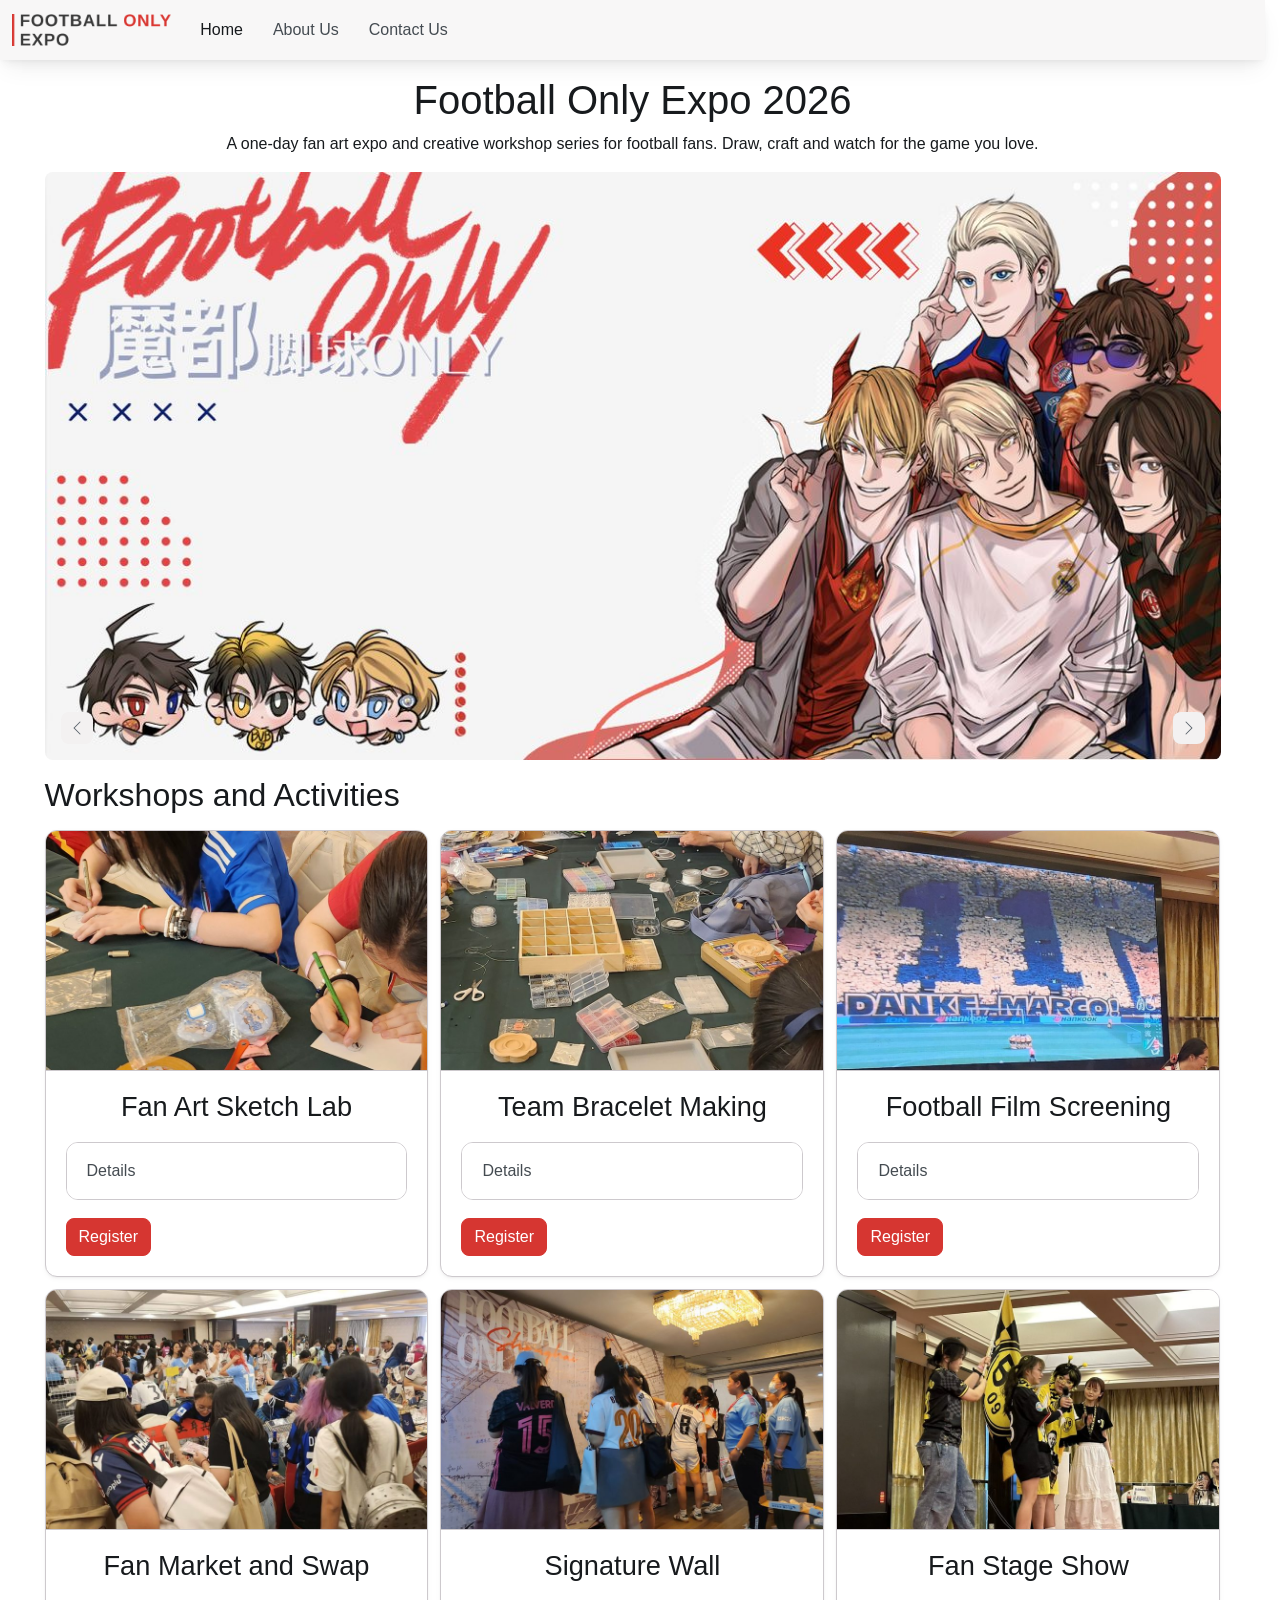
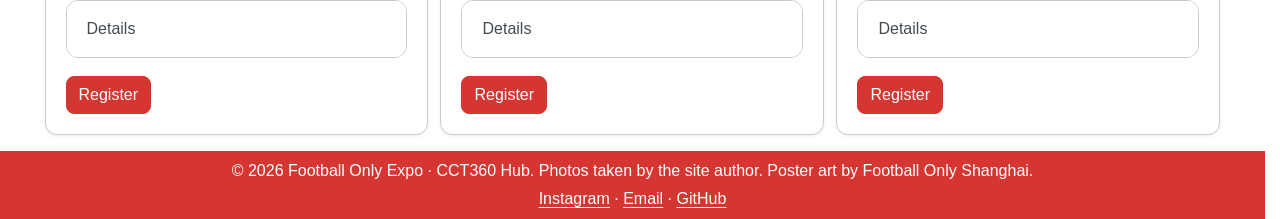
<file: index.html>
<!DOCTYPE html>
<html lang="en">
<head>
  <meta charset="UTF-8">
  <meta name="viewport" content="width=device-width, initial-scale=1.0">
  <title>Football Only Expo 2026 | Creative Workshops for Football Fans</title>
  <link rel="icon" href="data:,">
  <link rel="stylesheet" href="css/bootstrap.min.css">
  <link rel="stylesheet" href="css/style.css">
  <script type="module" src="js/bootstrap.bundle.min.js"></script>
</head>
<body>

  <nav class="navbar md:navbar-expand bg-1 fg-2 sticky-top shadow">
    <div class="container-fluid">
      <a class="navbar-brand" href="index.html">
        <img src="images/logo.png" alt="Football Only Expo" height="32">
      </a>
      <button class="btn-icon navbar-toggler" type="button"
        data-bs-toggle="drawer" data-bs-target="#navbarNav"
        aria-controls="navbarNav" aria-expanded="false"
        aria-label="Toggle navigation">
        <span class="navbar-toggler-icon" aria-hidden="true"></span>
      </button>
      <dialog class="drawer drawer-end" tabindex="-1" id="navbarNav"
        aria-labelledby="navbarNavLabel">
        <div class="drawer-header">
          <span class="drawer-title" id="navbarNavLabel">Menu</span>
          <button type="button" class="btn-close"
            data-bs-dismiss="drawer" aria-label="Close"></button>
        </div>
        <div class="drawer-body">
          <ul class="navbar-nav">
            <li class="nav-item"><a class="nav-link active" aria-current="page" href="index.html">Home</a></li>
            <li class="nav-item"><a class="nav-link" href="#">About Us</a></li>
            <li class="nav-item"><a class="nav-link" href="contact.html">Contact Us</a></li>
          </ul>
        </div>
      </dialog>
    </div>
  </nav>

  <main>
    <div class="container mt-5">
      <h1 class="text-center mb-3">Football Only Expo 2026</h1>
      <p class="text-center mb-5">A one-day fan art expo and creative workshop series for football fans. Draw, craft and watch for the game you love.</p>

      <div id="heroCarousel" class="carousel carousel-overlay">
        <div class="carousel-inner rounded-5">
          <div class="carousel-item active">
            <img src="images/banner1.jpg" class="d-block w-100"
              alt="Football Only Shanghai poster art of fans drawn in Manchester United, Real Madrid, AC Milan and Bayern kits">
          </div>
          <div class="carousel-item">
            <img src="images/banner2.jpg" class="d-block w-100"
              alt="Football Only Shanghai poster dated 2024/08/03 with three cartoon players in front of a stadium">
          </div>
          <div class="carousel-item">
            <img src="images/banner3.jpg" class="d-block w-100"
              alt="Signature wall covered in handwritten messages from fans in Chinese and English">
          </div>
        </div>
        <div class="carousel-overlay-controls">
          <button class="btn-icon btn-sm btn-subtle theme-secondary" type="button"
            data-bs-target="#heroCarousel" data-bs-slide="prev">
            <span class="carousel-icon-prev" aria-hidden="true"></span>
            <span class="visually-hidden">Previous</span>
          </button>
          <button class="btn-icon btn-sm btn-subtle theme-secondary" type="button"
            data-bs-target="#heroCarousel" data-bs-slide="next">
            <span class="carousel-icon-next" aria-hidden="true"></span>
            <span class="visually-hidden">Next</span>
          </button>
        </div>
      </div>
    </div>

    <div class="container mt-5">
      <h2 class="my-5">Workshops and Activities</h2>
   
      <div class="row g-4">

        <div class="col-12 md:col-6 lg:col-4">
          <div class="card h-100 shadow-sm">
            <img src="images/sketch.jpg" class="card-img-top w-100"
              alt="Two fans sketching football players at a table with pencils and handmade badges">
            <div class="card-body d-flex flex-column align-items-center">
              <h3 class="text-center">Fan Art Sketch Lab</h3>
              <div class="accordion w-100 my-3">
                <details class="accordion-item" name="details1">
                  <summary class="accordion-header">Details</summary>
                  <div class="accordion-body">
                    Draw your favourite player in action, or anything else you love about the game. We provide the paper and pens, and you can swap your finished drawings with other fans.
                  </div>
                </details>
              </div>
              <button type="button" class="btn-solid theme-primary mt-auto"
                data-bs-toggle="dialog" data-bs-target="#registerDialog1">
                Register
              </button>
            </div>
          </div>
          <dialog class="dialog dialog-slide-up position-fixed" id="registerDialog1" aria-labelledby="registerDialog1Label">
            <div class="dialog-header">
              <h2 class="dialog-title" id="registerDialog1Label">Register: Fan Art Sketch Lab</h2>
              <button type="button" class="btn-close" data-bs-dismiss="dialog" aria-label="Close"></button>
            </div>
            <div class="dialog-body">
              <p>Saturday, Dec 5 · 11:00 AM · Main Hall. Paper and pens are provided. Free with your expo ticket.</p>
            </div>
            <div class="dialog-footer">
              <button type="button" class="btn-solid theme-secondary" data-bs-dismiss="dialog">Close</button>
            </div>
          </dialog>
        </div>

        <div class="col-12 md:col-6 lg:col-4">
          <div class="card h-100 shadow-sm">
            <img src="images/bracelet.jpg" class="card-img-top w-100"
              alt="Craft table covered with boxes of coloured beads, string and bracelet trays">
            <div class="card-body d-flex flex-column align-items-center">
              <h3 class="text-center">Team Bracelet Making</h3>
              <div class="accordion w-100 my-3">
                <details class="accordion-item" name="details2">
                  <summary class="accordion-header">Details</summary>
                  <div class="accordion-body">
                    Braid a beaded bracelet in your club's colours, add a player's number and take it home. Every seat comes with a full bead kit.
                  </div>
                </details>
              </div>
              <button type="button" class="btn-solid theme-primary mt-auto"
                data-bs-toggle="dialog" data-bs-target="#registerDialog2">
                Register
              </button>
            </div>
          </div>
          <dialog class="dialog dialog-slide-up position-fixed" id="registerDialog2" aria-labelledby="registerDialog2Label">
            <div class="dialog-header">
              <h2 class="dialog-title" id="registerDialog2Label">Register: Team Bracelet Making</h2>
              <button type="button" class="btn-close" data-bs-dismiss="dialog" aria-label="Close"></button>
            </div>
            <div class="dialog-body">
              <p>Saturday, Dec 5 · 12:30 PM · Main Hall. Seats are limited to 20 fans. Free with your expo ticket.</p>
            </div>
            <div class="dialog-footer">
              <button type="button" class="btn-solid theme-secondary" data-bs-dismiss="dialog">Close</button>
            </div>
          </dialog>
        </div>

        <div class="col-12 md:col-6 lg:col-4">
          <div class="card h-100 shadow-sm">
            <img src="images/film.jpg" class="card-img-top w-100"
              alt="Big screen showing a stadium card display that reads Danke Marco">
            <div class="card-body d-flex flex-column align-items-center">
              <h3 class="text-center">Football Film Screening</h3>
              <div class="accordion w-100 my-3">
                <details class="accordion-item" name="details3">
                  <summary class="accordion-header">Details</summary>
                  <div class="accordion-body">
                    Watch and discuss iconic football films and farewell moments, plus video edits made by fans themselves and shown on the big screen.                  
                  </div>
                </details>
              </div>
              <button type="button" class="btn-solid theme-primary mt-auto"
                data-bs-toggle="dialog" data-bs-target="#registerDialog3">
                Register
              </button>
            </div>
          </div>
          <dialog class="dialog dialog-slide-up position-fixed" id="registerDialog3" aria-labelledby="registerDialog3Label">
            <div class="dialog-header">
              <h2 class="dialog-title" id="registerDialog3Label">Register: Football Film Screening</h2>
              <button type="button" class="btn-close" data-bs-dismiss="dialog" aria-label="Close"></button>
            </div>
            <div class="dialog-body">
              <p>Saturday, Dec 5 · 2:00 PM · Main Hall. Bring tissues for the farewell clips. Free with your expo ticket.</p>
            </div>
            <div class="dialog-footer">
              <button type="button" class="btn-solid theme-secondary" data-bs-dismiss="dialog">Close</button>
            </div>
          </dialog>
        </div>

        <div class="col-12 md:col-6 lg:col-4">
          <div class="card h-100 shadow-sm">
            <img src="images/market.jpg" class="card-img-top w-100"
              alt="Crowded fan market with fans in club jerseys browsing booths of fan-made goods">
            <div class="card-body d-flex flex-column align-items-center">
              <h3 class="text-center">Fan Market and Swap</h3>
              <div class="accordion w-100 my-3">
                <details class="accordion-item" name="details4">
                  <summary class="accordion-header">Details</summary>
                  <div class="accordion-body">
                    Shop the fan booths for handmade zines, cards, badges and stickers, or bring your own creations to trade with other fans.
                  </div>
                </details>
              </div>
              <button type="button" class="btn-solid theme-primary mt-auto"
                data-bs-toggle="dialog" data-bs-target="#registerDialog4">
                Register
              </button>
            </div>
          </div>
          <dialog class="dialog dialog-slide-up position-fixed" id="registerDialog4" aria-labelledby="registerDialog4Label">
            <div class="dialog-header">
              <h2 class="dialog-title" id="registerDialog4Label">Register: Fan Market and Swap</h2>
              <button type="button" class="btn-close" data-bs-dismiss="dialog" aria-label="Close"></button>
            </div>
            <div class="dialog-body">
              <p>Saturday, Dec 5 · 10:00 AM to 5:00 PM · Main Hall. Bring cash or items to swap. Free with your expo ticket.</p>
            </div>
            <div class="dialog-footer">
              <button type="button" class="btn-solid theme-secondary" data-bs-dismiss="dialog">Close</button>
            </div>
          </dialog>
        </div>

        <div class="col-12 md:col-6 lg:col-4">
          <div class="card h-100 shadow-sm">
            <img src="images/signature.jpg" class="card-img-top w-100"
              alt="Fans in Valverde, Kroos and Manchester City jerseys signing a large Football Only wall">
            <div class="card-body d-flex flex-column align-items-center">
              <h3 class="text-center">Signature Wall</h3>
              <div class="accordion w-100 my-3">
                <details class="accordion-item" name="details5">
                  <summary class="accordion-header">Details</summary>
                  <div class="accordion-body">
                    Leave your name and a message for your club on the giant Football Only wall, then take a photo with it as a souvenir.
                  </div>
                </details>
              </div>
              <button type="button" class="btn-solid theme-primary mt-auto"
                data-bs-toggle="dialog" data-bs-target="#registerDialog5">
                Register
              </button>
            </div>
          </div>
          <dialog class="dialog dialog-slide-up position-fixed" id="registerDialog5" aria-labelledby="registerDialog5Label">
            <div class="dialog-header">
              <h2 class="dialog-title" id="registerDialog5Label">Register: Signature Wall</h2>
              <button type="button" class="btn-close" data-bs-dismiss="dialog" aria-label="Close"></button>
            </div>
            <div class="dialog-body">
              <p>Open all day · Entrance lobby. Markers are provided. Free with your expo ticket.</p>
            </div>
            <div class="dialog-footer">
              <button type="button" class="btn-solid theme-secondary" data-bs-dismiss="dialog">Close</button>
            </div>
          </dialog>
        </div>

        <div class="col-12 md:col-6 lg:col-4">
          <div class="card h-100 shadow-sm">
            <img src="images/stage.jpg" class="card-img-top w-100"
              alt="Fans on stage waving a giant Borussia Dortmund flag, one dressed as a bee mascot">
            <div class="card-body d-flex flex-column align-items-center">
              <h3 class="text-center">Fan Stage Show</h3>
              <div class="accordion w-100 my-3">
                <details class="accordion-item" name="details6">
                  <summary class="accordion-header">Details</summary>
                  <div class="accordion-body">
                    Fans take the stage to lead chants, wave club flags and do anything else they want. Sign up to perform or just come to cheer.
                  </div>
                </details>
              </div>
              <button type="button" class="btn-solid theme-primary mt-auto"
                data-bs-toggle="dialog" data-bs-target="#registerDialog6">
                Register
              </button>
            </div>
          </div>
          <dialog class="dialog dialog-slide-up position-fixed" id="registerDialog6" aria-labelledby="registerDialog6Label">
            <div class="dialog-header">
              <h2 class="dialog-title" id="registerDialog6Label">Register: Fan Stage Show</h2>
              <button type="button" class="btn-close" data-bs-dismiss="dialog" aria-label="Close"></button>
            </div>
            <div class="dialog-body">
              <p>Saturday, Dec 5 · 4:00 PM · Main Hall stage. Performers check in at the info desk by 3:30 PM. Free with your expo ticket.</p>
            </div>
            <div class="dialog-footer">
              <button type="button" class="btn-solid theme-secondary" data-bs-dismiss="dialog">Close</button>
            </div>
          </dialog>
        </div>

      </div>
    </div>
  </main>

  <footer class="bg-primary fg-contrast-primary text-center p-3 mt-5">
    <p class="mb-1">&copy; 2026 Football Only Expo · CCT360 Hub. Photos taken by the site author. Poster art by Football Only Shanghai.</p>
    <p class="mb-0">
      <a class="fg-contrast-primary" href="https://www.instagram.com/skylarzzz_oxo/">Instagram</a> ·
      <a class="fg-contrast-primary" href="mailto:skylarrr.zhang@mail.utoronto.ca">Email</a> ·
      <a class="fg-contrast-primary" href="https://github.com/Skylaroxo">GitHub</a>
    </p>
  </footer>

</body>
</html>
</file>
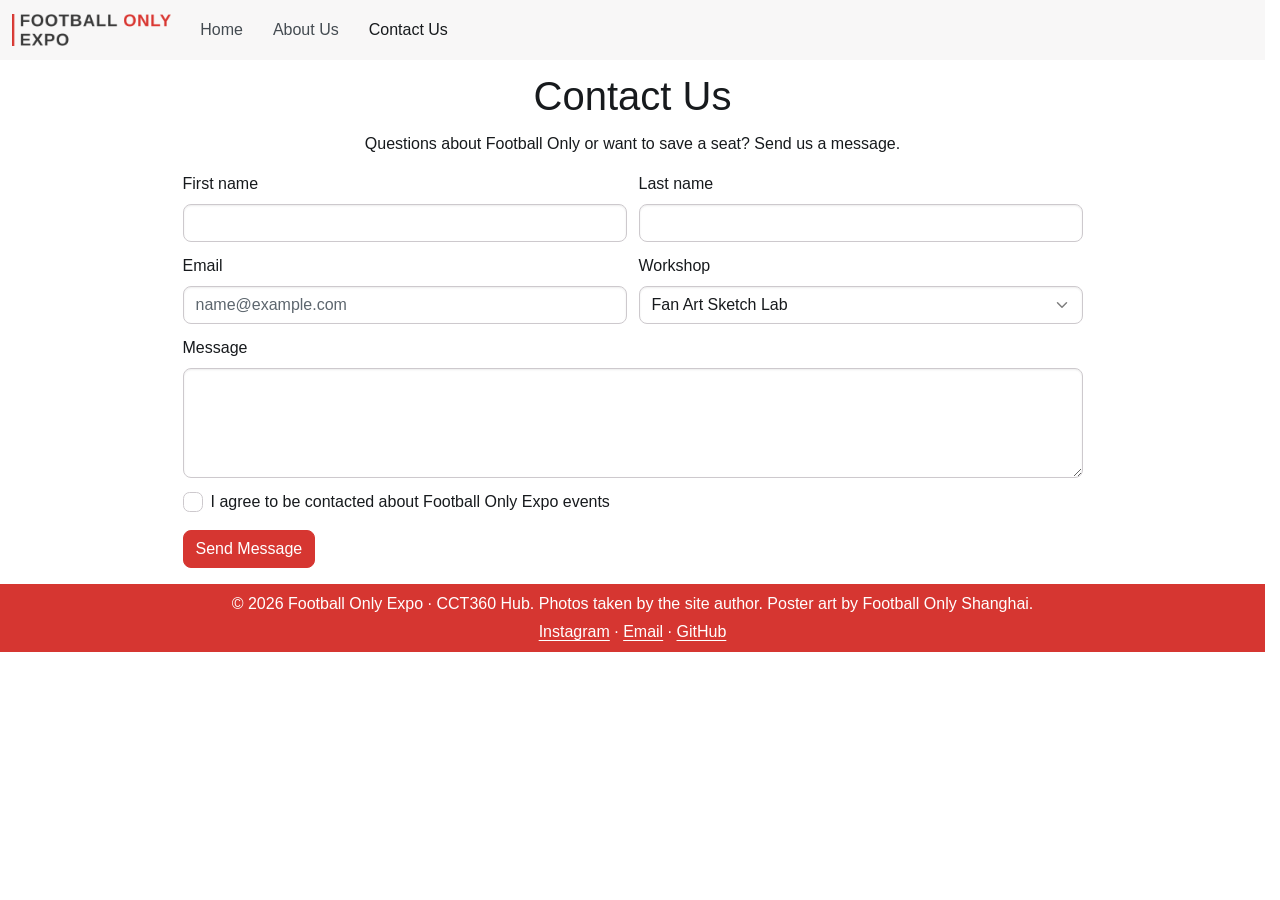
<file: contact.html>
<!DOCTYPE html>
<html lang="en">
<head>
  <meta charset="UTF-8">
  <meta name="viewport" content="width=device-width, initial-scale=1.0">
  <title>Contact Us | Football Only Expo 2026</title>
  <link rel="icon" href="data:,">
  <link rel="stylesheet" href="css/bootstrap.min.css">
  <link rel="stylesheet" href="css/style.css">
  <script type="module" src="js/bootstrap.bundle.min.js"></script>
</head>
<body>

  <nav class="navbar md:navbar-expand bg-1 fg-2">
    <div class="container-fluid">
      <a class="navbar-brand" href="index.html">
        <img src="images/logo.png" alt="Football Only Expo" height="32">
      </a>
      <button class="btn-icon navbar-toggler" type="button"
        data-bs-toggle="drawer" data-bs-target="#navbarNav"
        aria-controls="navbarNav" aria-expanded="false"
        aria-label="Toggle navigation">
        <span class="navbar-toggler-icon" aria-hidden="true"></span>
      </button>
      <dialog class="drawer drawer-end" tabindex="-1" id="navbarNav"
        aria-labelledby="navbarNavLabel">
        <div class="drawer-header">
          <span class="drawer-title" id="navbarNavLabel">Menu</span>
          <button type="button" class="btn-close"
            data-bs-dismiss="drawer" aria-label="Close"></button>
        </div>
        <div class="drawer-body">
          <ul class="navbar-nav">
            <li class="nav-item"><a class="nav-link" href="index.html">Home</a></li>
            <li class="nav-item"><a class="nav-link" href="#">About Us</a></li>
            <li class="nav-item"><a class="nav-link active" aria-current="page" href="contact.html">Contact Us</a></li>
          </ul>
        </div>
      </dialog>
    </div>
  </nav>

  <main>
    <div class="container mt-3">
      <h1 class="text-center my-4">Contact Us</h1>
      <p class="text-center mb-5">Questions about Football Only or want to save a seat? Send us a message.</p>

      <form style="max-width: 900px" class="mx-auto">
        <div class="row g-4">

          <div class="col-12 md:col-6">
            <div class="form-field">
              <label for="firstName" class="form-label">First name</label>
              <input type="text" class="form-control" id="firstName" required>
            </div>
          </div>

          <div class="col-12 md:col-6">
            <div class="form-field">
              <label for="lastName" class="form-label">Last name</label>
              <input type="text" class="form-control" id="lastName">
            </div>
          </div>

          <div class="col-12 md:col-6">
            <div class="form-field">
              <label for="email" class="form-label">Email</label>
              <input type="email" class="form-control" id="email"
                placeholder="name@example.com" required>
            </div>
          </div>

          <div class="col-12 md:col-6">
            <div class="form-field">
              <label for="workshop" class="form-label">Workshop</label>
              <select class="form-control" id="workshop">
                <option>Fan Art Sketch Lab</option>
                <option>Team Bracelet Making</option>
                <option>Football Film Screening</option>
                <option>Fan Market and Swap</option>
                <option>Signature Wall</option>
                <option>Fan Stage Show</option>
              </select>
            </div>
          </div>

          <div class="col-12">
            <div class="form-field">
              <label for="message" class="form-label">Message</label>
              <textarea class="form-control" id="message" rows="4"></textarea>
            </div>
          </div>

          <div class="col-12">
            <div class="form-field">
              <input type="checkbox" class="check" id="consent" required>
              <label for="consent">I agree to be contacted about Football Only Expo events</label>
            </div>
          </div>

        </div>
        <button type="submit" class="btn-solid theme-primary mt-5">Send Message</button>
      </form>
    </div>
  </main>

  <footer class="bg-primary fg-contrast-primary text-center p-3 mt-5">
    <p class="mb-1">&copy; 2026 Football Only Expo · CCT360 Hub. Photos taken by the site author. Poster art by Football Only Shanghai.</p>
    <p class="mb-0">
      <a class="fg-contrast-primary" href="https://www.instagram.com/skylarzzz_oxo/">Instagram</a> ·
      <a class="fg-contrast-primary" href="mailto:skylarrr.zhang@mail.utoronto.ca">Email</a> ·
      <a class="fg-contrast-primary" href="https://github.com/Skylaroxo">GitHub</a>
    </p>
  </footer>

</body>
</html>
</file>
<file: css/style.css>
:root {
  --bs-primary-bg: #d63631;
  --bs-primary-fg: #d63631;
  --bs-primary-fg-emphasis: #a51e1e;
  --bs-primary-border: #d63631;
  --bs-primary-focus-ring: #e24546;
  --bs-primary-contrast: #ffffff;
}

.btn-solid.theme-primary {
  --bs-theme-bg: #d63631;
  --bs-theme-border: #d63631;
  --bs-theme-contrast: #ffffff;
}
</file>
